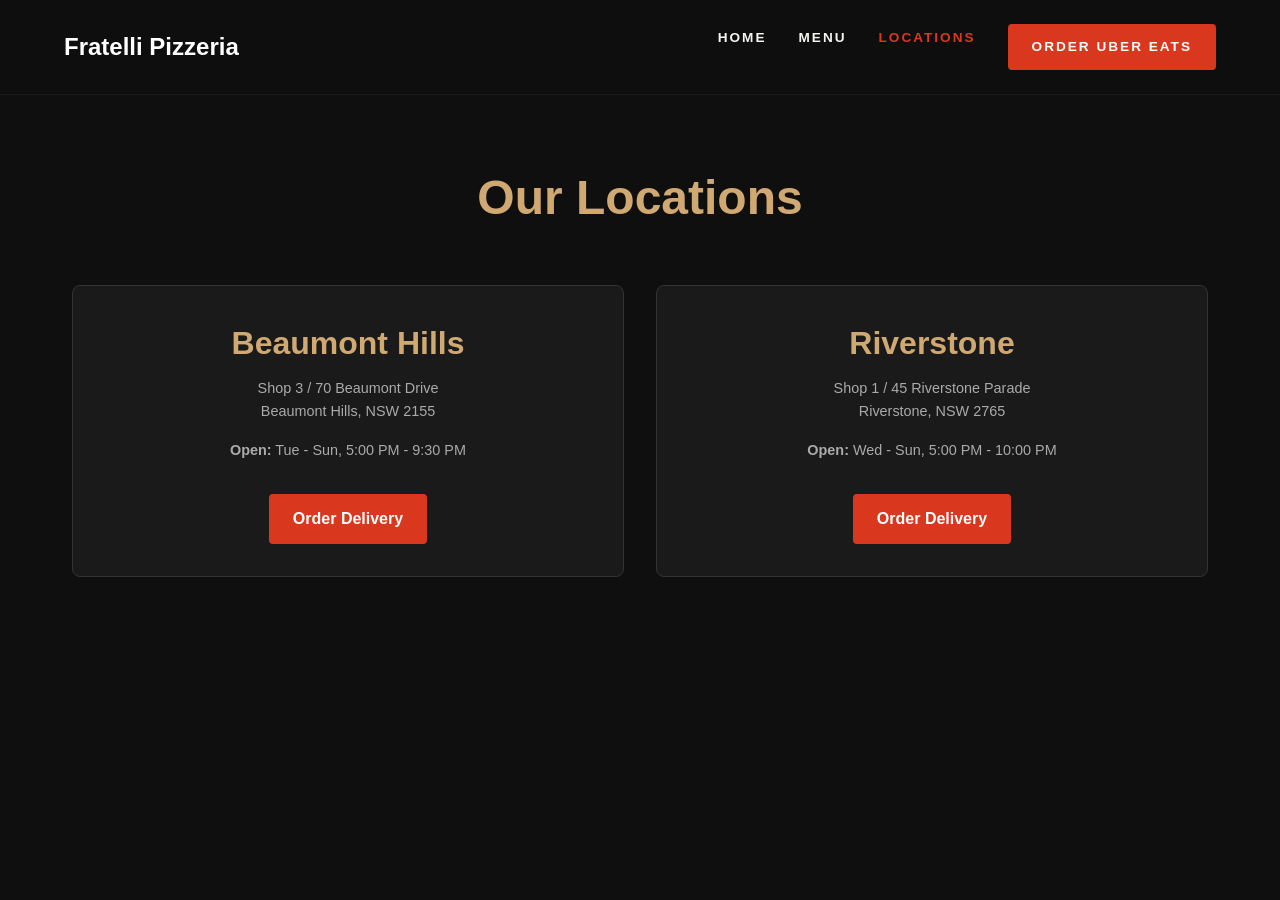
<file: locations.html>
<!DOCTYPE html>
<html lang="en">
<head>
    <meta charset="UTF-8">
    <meta name="viewport" content="width=device-width, initial-scale=1.0">
    <title>Locations | Fratelli Pizzeria</title>
    <link rel="stylesheet" href="style.css">
</head>
<body>
    <div id="loader-wrapper"><div class="pizza-loader"></div></div>
    <nav>
        <a href="index.html" class="brand-logo">Fratelli Pizzeria</a>
        <ul class="nav-links">
            <li><a href="index.html">Home</a></li>
            <li><a href="menu.html">Menu</a></li>
            <li><a href="locations.html" style="color: var(--accent-red);">Locations</a></li>
            <li><a href="#" target="_blank" class="uber-btn">Order Uber Eats</a></li>
        </ul>
    </nav>
    <div class="container" style="margin-top: 5rem;">
        <h2 class="section-title">Our Locations</h2>
        <div class="menu-grid">
            <div class="menu-item" style="text-align: center;">
                <h3 style="justify-content: center; color: var(--accent-gold); font-size: 2rem;">Beaumont Hills</h3>
                <p>Shop 3 / 70 Beaumont Drive<br>Beaumont Hills, NSW 2155</p>
                <p><strong>Open:</strong> Tue - Sun, 5:00 PM - 9:30 PM</p>
                <a href="#" target="_blank" class="uber-btn" style="margin-top: 1rem;">Order Delivery</a>
            </div>
            <div class="menu-item" style="text-align: center;">
                <h3 style="justify-content: center; color: var(--accent-gold); font-size: 2rem;">Riverstone</h3>
                <p>Shop 1 / 45 Riverstone Parade<br>Riverstone, NSW 2765</p>
                <p><strong>Open:</strong> Wed - Sun, 5:00 PM - 10:00 PM</p>
                <a href="#" target="_blank" class="uber-btn" style="margin-top: 1rem;">Order Delivery</a>
            </div>
        </div>
    </div>
    <script src="app.js"></script>
</body>
</html>
</file>
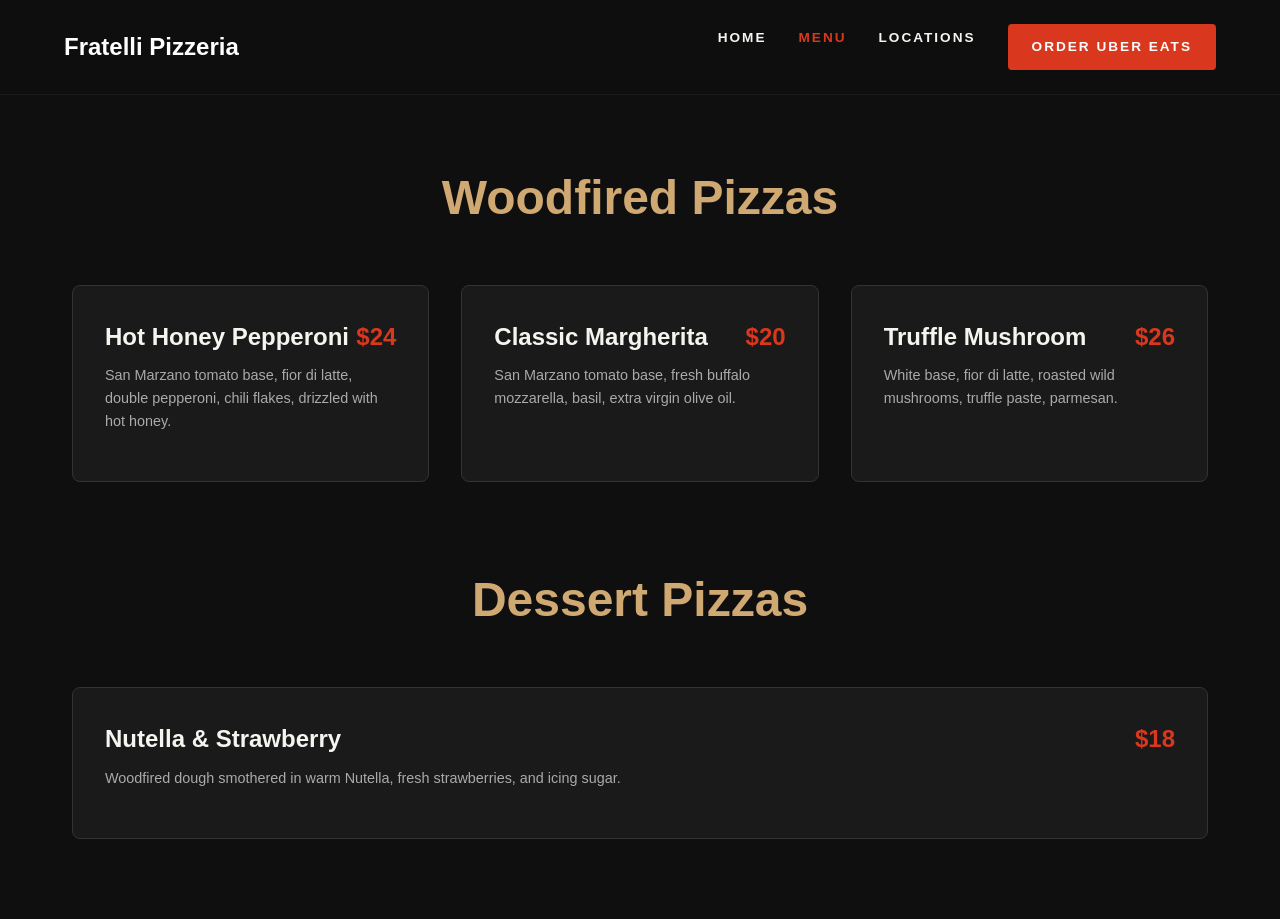
<file: menu.html>
<!DOCTYPE html>
<html lang="en">
<head>
    <meta charset="UTF-8">
    <meta name="viewport" content="width=device-width, initial-scale=1.0">
    <title>Menu | Fratelli Pizzeria</title>
    <link rel="stylesheet" href="style.css">
</head>
<body>
    <div id="loader-wrapper"><div class="pizza-loader"></div></div>
    <nav>
        <a href="index.html" class="brand-logo">Fratelli Pizzeria</a>
        <ul class="nav-links">
            <li><a href="index.html">Home</a></li>
            <li><a href="menu.html" style="color: var(--accent-red);">Menu</a></li>
            <li><a href="locations.html">Locations</a></li>
            <li><a href="#" target="_blank" class="uber-btn">Order Uber Eats</a></li>
        </ul>
    </nav>
    <div class="container" style="margin-top: 5rem;">
        <h2 class="section-title">Woodfired Pizzas</h2>
        <div class="menu-grid">
            <div class="menu-item">
                <h3>Hot Honey Pepperoni <span class="price">$24</span></h3>
                <p>San Marzano tomato base, fior di latte, double pepperoni, chili flakes, drizzled with hot honey.</p>
            </div>
            <div class="menu-item">
                <h3>Classic Margherita <span class="price">$20</span></h3>
                <p>San Marzano tomato base, fresh buffalo mozzarella, basil, extra virgin olive oil.</p>
            </div>
            <div class="menu-item">
                <h3>Truffle Mushroom <span class="price">$26</span></h3>
                <p>White base, fior di latte, roasted wild mushrooms, truffle paste, parmesan.</p>
            </div>
        </div>
        <h2 class="section-title" style="margin-top: 5rem;">Dessert Pizzas</h2>
        <div class="menu-grid">
            <div class="menu-item">
                <h3>Nutella & Strawberry <span class="price">$18</span></h3>
                <p>Woodfired dough smothered in warm Nutella, fresh strawberries, and icing sugar.</p>
            </div>
        </div>
    </div>
    <script src="app.js"></script>
</body>
</html>
</file>
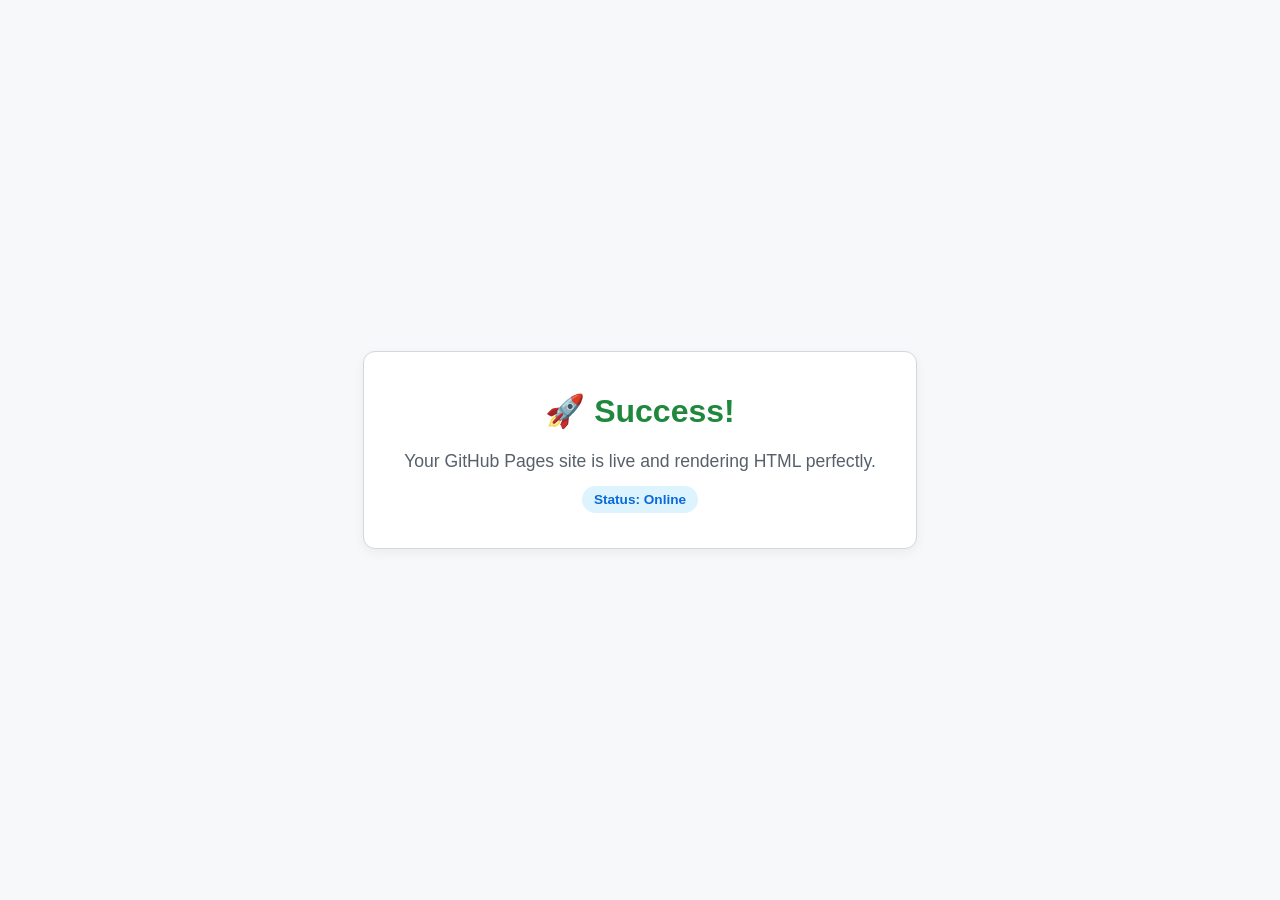
<file: test.html>
<!DOCTYPE html>
<html lang="en">
<head>
    <meta charset="UTF-8">
    <meta name="viewport" content="width=device-width, initial-scale=1.0">
    <title>GitHub Pages Test Website</title>
    <style>
        body {
            font-family: -apple-system, BlinkMacSystemFont, "Segoe UI", Roboto, Helvetica, Arial, sans-serif;
            background-color: #f6f8fa;
            color: #24292f;
            display: flex;
            justify-content: center;
            align-items: center;
            height: 100vh;
            margin: 0;
        }
        .container {
            text-align: center;
            background: white;
            padding: 40px;
            border-radius: 12px;
            box-shadow: 0 4px 12px rgba(0,0,0,0.05);
            border: 1px solid #d0d7de;
        }
        h1 { color: #1f883d; margin-top: 0; }
        p { color: #57606a; font-size: 1.1em; }
        .badge {
            background-color: #ddf4ff;
            color: #0969da;
            padding: 6px 12px;
            border-radius: 20px;
            font-size: 0.85em;
            font-weight: 600;
        }
    </style>
</head>
<body>

    <div class="container">
        <h1>🚀 Success!</h1>
        <p>Your GitHub Pages site is live and rendering HTML perfectly.</p>
        <span class="badge">Status: Online</span>
    </div>

</body>
</html>
</file>
<file: style.css>
:root { --bg-dark: #0f0f0f; --text-light: #f5f5f0; --accent-red: #d9381e; --accent-gold: #cfa872; --nav-bg: rgba(15, 15, 15, 0.9); }
* { margin: 0; padding: 0; box-sizing: border-box; }
html { scroll-behavior: smooth; font-size: 16px; }
body { font-family: sans-serif; background-color: var(--bg-dark); color: var(--text-light); line-height: 1.6; }
#loader-wrapper { position: fixed; top: 0; left: 0; width: 100vw; height: 100vh; background: var(--bg-dark); display: flex; justify-content: center; align-items: center; z-index: 9999; transition: opacity 0.6s ease-out; }
.pizza-loader { width: 60px; height: 60px; border: 4px solid var(--accent-gold); border-top: 4px solid var(--accent-red); border-radius: 50%; animation: spin 1s linear infinite; }
@keyframes spin { 0% { transform: rotate(0deg); } 100% { transform: rotate(360deg); } }
nav { position: fixed; top: 0; width: 100%; padding: 1.5rem 5%; display: flex; justify-content: space-between; align-items: center; background: var(--nav-bg); backdrop-filter: blur(10px); z-index: 1000; border-bottom: 1px solid rgba(255,255,255,0.05); }
.brand-logo { font-size: 1.5rem; color: #fff; text-decoration: none; font-weight: bold; }
.nav-links { display: flex; gap: 2rem; list-style: none; }
.nav-links a { color: var(--text-light); text-decoration: none; text-transform: uppercase; letter-spacing: 2px; font-size: 0.85rem; font-weight: 600; transition: color 0.3s; }
.nav-links a:hover { color: var(--accent-red); }
.uber-btn { background: var(--accent-red); padding: 0.75rem 1.5rem; border-radius: 4px; color: #fff !important; font-weight: 600; display: inline-flex; align-items: center; gap: 10px; text-decoration: none; }
.uber-btn:hover { background: #b82b15; }
.hero { height: 100vh; display: flex; flex-direction: column; justify-content: center; align-items: center; text-align: center; background: linear-gradient(rgba(15,15,15,0.7), rgba(15,15,15,0.9)); padding: 0 1rem; }
.hero h1 { font-size: clamp(3rem, 6vw, 6rem); margin-bottom: 1rem; color: #fff; text-shadow: 0 4px 20px rgba(0,0,0,0.5); }
.hero p { font-size: 1.25rem; max-width: 600px; margin-bottom: 2rem; color: #ccc; }
.container { max-width: 1200px; margin: 0 auto; padding: 5rem 2rem; }
.section-title { text-align: center; font-size: 3rem; margin-bottom: 3rem; color: var(--accent-gold); }
.menu-grid { display: grid; grid-template-columns: repeat(auto-fit, minmax(300px, 1fr)); gap: 2rem; }
.menu-item { background: #1a1a1a; padding: 2rem; border-radius: 8px; border: 1px solid #333; transition: transform 0.3s; }
.menu-item:hover { transform: translateY(-5px); border-color: var(--accent-red); }
.menu-item h3 { font-size: 1.5rem; margin-bottom: 0.5rem; display: flex; justify-content: space-between; }
.price { color: var(--accent-red); font-weight: 600; }
.menu-item p { font-size: 0.9rem; color: #aaa; margin-bottom: 1rem; }
</file>
